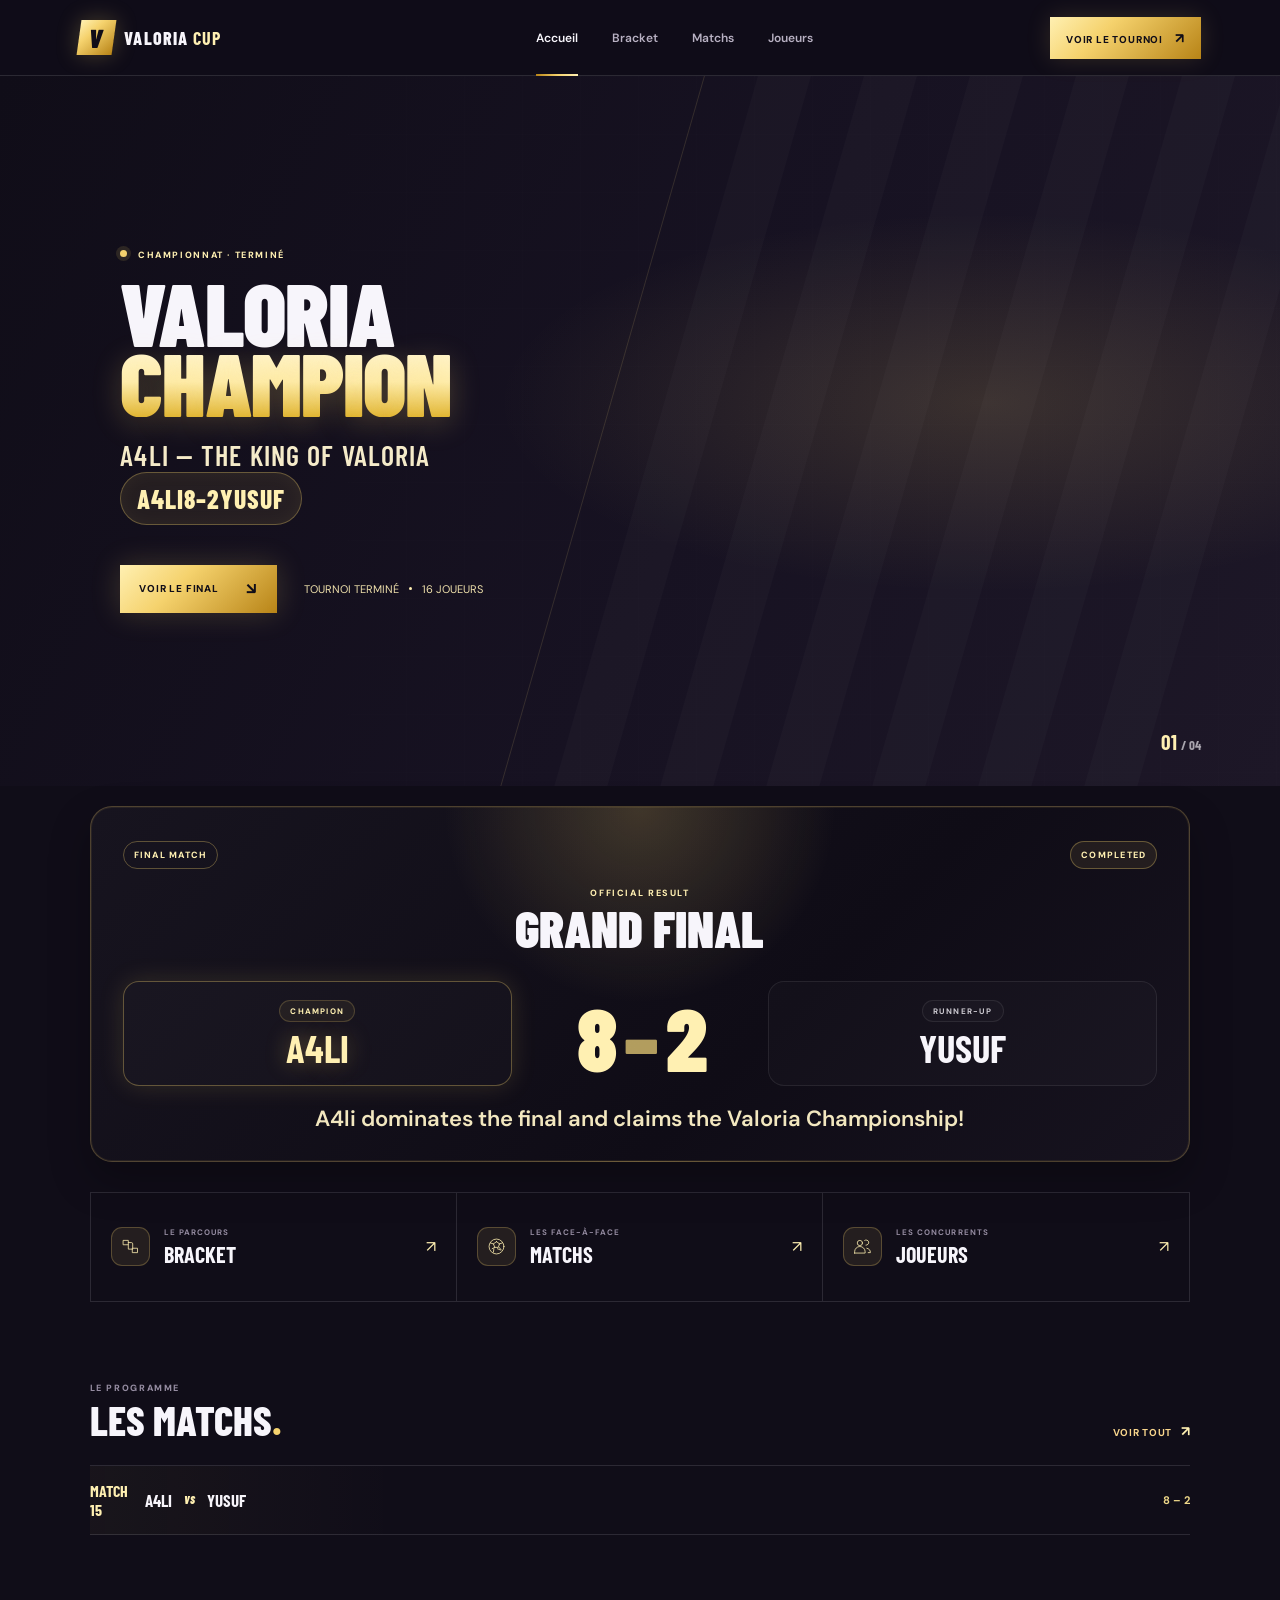
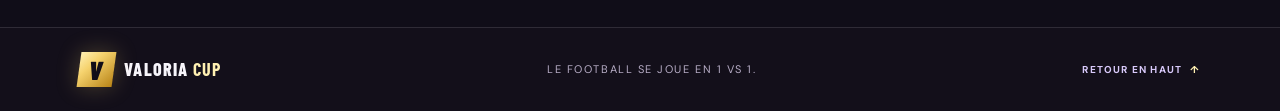
<file: index.html>
<!doctype html>
<html lang="fr">
<head>
  <meta charset="utf-8">
  <meta name="viewport" content="width=device-width, initial-scale=1">
  <meta name="theme-color" content="#100d18">
  <meta name="description" content="VALORIA CUP — tournoi de football en face-à-face.">
  <title>VALORIA CUP — Tournoi de football</title>
  <link rel="preconnect" href="https://fonts.googleapis.com">
  <link rel="preconnect" href="https://fonts.gstatic.com" crossorigin>
  <link href="https://fonts.googleapis.com/css2?family=Barlow+Condensed:wght@500;600;700;800;900&family=DM+Sans:wght@400;500;600;700;800&display=swap" rel="stylesheet">
  <link rel="stylesheet" href="style.css">
  <script src="config.js"></script>
</head>
<body id="top">
  <header class="site-header">
    <a class="brand" href="index.html" aria-label="VALORIA CUP, accueil"><span class="brand-mark">V</span><span class="brand-name">VALORIA <b>CUP</b></span></a>
    <button class="menu-toggle" type="button" aria-expanded="false" aria-controls="main-nav" aria-label="Ouvrir le menu"><span></span><span></span></button>
    <nav class="main-nav" id="main-nav" aria-label="Navigation principale">
      <a class="nav-link active" href="index.html" aria-current="page">Accueil</a>
      <a class="nav-link" href="bracket.html">Bracket</a>
      <a class="nav-link" href="matchs.html">Matchs</a>
      <a class="nav-link" href="joueurs.html">Joueurs</a>
    </nav>
    <a class="header-cta" href="bracket.html">Voir le tournoi <span aria-hidden="true">↗</span></a>
  </header>

  <main>
    <section class="hero hero-champion">
      <div class="hero-grid" aria-hidden="true"></div>
      <div class="hero-copy">
        <p class="eyebrow"><span class="live-dot"></span> CHAMPIONNAT · TERMINÉ</p>
        <h1>VALORIA <span>CHAMPION</span></h1>
        <p class="hero-subtitle"><span data-champion-name>A4li</span> — THE KING OF VALORIA</p>
        <div class="hero-final-score"><span data-final-player="1">A4li</span> <span data-final-score="1">8</span>–<span data-final-score="2">2</span> <span data-final-player="2">Yusuf</span></div>
        <div class="hero-bottom">
          <a class="button button-primary" href="bracket.html">Voir le final <span aria-hidden="true">↘</span></a>
          <p class="hero-note">TOURNOI TERMINÉ <span></span> 16 JOUEURS</p>
        </div>
      </div>
      <span class="hero-index">01 <span>/ 04</span></span>
    </section>

    <section class="section-wrap grand-final" aria-labelledby="grand-final-title">
      <div class="final-topline">
        <span class="final-pill">FINAL MATCH</span>
        <span class="final-status">COMPLETED</span>
      </div>
      <div class="final-header">
        <div>
          <p class="eyebrow final-eyebrow">OFFICIAL RESULT</p>
          <h2 id="grand-final-title">GRAND FINAL</h2>
        </div>
      </div>
      <div class="final-scoreboard" aria-label="Résultat officiel de la finale">
        <div class="final-side final-side-winner">
          <span class="final-badge">CHAMPION</span>
          <strong data-champion-name>A4li</strong>
        </div>
        <div class="final-score" aria-live="polite"><span data-final-score="1">8</span><span>–</span><span data-final-score="2">2</span></div>
        <div class="final-side final-side-runner">
          <span class="final-badge final-badge-runner">RUNNER-UP</span>
          <strong>Yusuf</strong>
        </div>
      </div>
      <p class="final-message">A4li dominates the final and claims the Valoria Championship!</p>
      <div class="confetti-layer" aria-hidden="true"></div>
    </section>

    <section class="section-wrap quick-links" aria-label="Explorer le tournoi">
      <a class="quick-link" href="bracket.html"><span class="quick-icon" aria-hidden="true"><svg class="line-icon" viewBox="0 0 48 48" fill="none" stroke="currentColor" stroke-width="1.8" stroke-linecap="round" stroke-linejoin="round"><path d="M8 10h11v10H8zM29 28h11v10H29zM19 15h7a3 3 0 0 1 3 3v10m-10-8v10h10"></path></svg></span><span><small>LE PARCOURS</small><strong>Bracket</strong></span><span class="quick-arrow" aria-hidden="true">↗</span></a>
      <a class="quick-link" href="matchs.html"><span class="quick-icon" aria-hidden="true"><svg class="line-icon" viewBox="0 0 48 48" fill="none" stroke="currentColor" stroke-width="1.8" stroke-linecap="round" stroke-linejoin="round"><circle cx="24" cy="24" r="17"></circle><path d="m24 13 7 5-3 8h-8l-3-8 7-5Zm-7 5-7-2m4 13 6-3m10-8 7-2m-7 10 5 6m-17-3-1 8m9-8 7 3"></path></svg></span><span><small>LES FACE-À-FACE</small><strong>Matchs</strong></span><span class="quick-arrow" aria-hidden="true">↗</span></a>
      <a class="quick-link" href="joueurs.html"><span class="quick-icon" aria-hidden="true"><svg class="line-icon" viewBox="0 0 48 48" fill="none" stroke="currentColor" stroke-width="1.8" stroke-linecap="round" stroke-linejoin="round"><circle cx="18" cy="16" r="6"></circle><path d="M6 39v-3a12 12 0 0 1 24 0v3H6Zm26-18a6 6 0 1 0-3-11m5 18a10 10 0 0 1 8 10h-5"></path></svg></span><span><small>LES CONCURRENTS</small><strong>Joueurs</strong></span><span class="quick-arrow" aria-hidden="true">↗</span></a>
    </section>

    <section class="section-wrap home-matches">
      <div class="section-heading">
        <div><p class="eyebrow">LE PROGRAMME</p><h2>Les matchs<span class="heading-period">.</span></h2></div>
        <a class="text-link" href="matchs.html">Voir tout <span aria-hidden="true">↗</span></a>
      </div>
      <div class="match-list" id="home-matches"></div>
    </section>
  </main>

  <footer class="site-footer">
    <a class="brand footer-brand" href="index.html"><span class="brand-mark">V</span><span class="brand-name">VALORIA <b>CUP</b></span></a>
    <p>LE FOOTBALL SE JOUE EN 1 VS 1.</p>
    <a href="#top" class="back-top">RETOUR EN HAUT <span aria-hidden="true">↑</span></a>
  </footer>

  <script>
    const escapeHTML = (value) => String(value).replace(/[&<>"']/g, (character) => ({
      "&": "&amp;", "<": "&lt;", ">": "&gt;", '"': "&quot;", "'": "&#39;"
    })[character]);
    document.querySelectorAll("[data-tournament-name]").forEach((element) => {
      element.textContent = tournament.name;
    });
    document.querySelectorAll("[data-champion-name]").forEach((element) => {
      element.textContent = tournament.champion;
    });
    document.querySelectorAll("[data-final-player]").forEach((element) => {
      element.textContent = tournament.finalScore[`player${element.dataset.finalPlayer}`];
    });
    document.querySelectorAll("[data-final-score]").forEach((element) => {
      element.textContent = tournament.finalScore[`score${element.dataset.finalScore}`];
    });
    document.querySelector(".final-side-runner strong").textContent = tournament.runnerUp;
    const currentRound = (tournament.rounds && tournament.rounds[tournament.currentRoundIndex]) || tournament.rounds[tournament.rounds.length - 1];
    const currentMatches = (currentRound && currentRound.matches ? currentRound.matches : []).filter((match) => match.player1 || match.player2);
    document.querySelector("#home-matches").innerHTML = currentMatches.map((match) => {
      const hasScore = typeof match.score1 === "number" && typeof match.score2 === "number";
      return `
        <a class="match-row ${hasScore ? "match-row-result" : ""}" href="matchs.html">
          <span class="match-row-id">${escapeHTML(match.label || "MATCH")}</span>
          <div class="match-row-contest"><strong>${escapeHTML(match.player1 || "À déterminer")}</strong><span class="match-row-divider">VS</span><strong>${escapeHTML(match.player2 || "À déterminer")}</strong></div>
          ${hasScore ? `<time class="match-row-time">${match.score1} – ${match.score2}</time>` : `<time class="match-row-time">${escapeHTML(match.time || "À définir")}</time>`}
        </a>
      `;
    }).join("");
    const confettiLayer = document.querySelector(".confetti-layer");
    if (confettiLayer && !window.matchMedia("(prefers-reduced-motion: reduce)").matches) {
      const fragment = document.createDocumentFragment();
      Array.from({ length: 28 }).forEach((_, index) => {
        const piece = document.createElement("span");
        piece.className = "confetti-piece";
        piece.style.setProperty("--x", `${Math.random() * 100}%`);
        piece.style.setProperty("--delay", `${index * 0.12}s`);
        piece.style.setProperty("--duration", `${4 + Math.random() * 2.2}s`);
        piece.style.setProperty("--drift", `${-18 + Math.random() * 36}px`);
        piece.style.setProperty("--hue", `${42 + Math.random() * 16}`);
        fragment.appendChild(piece);
      });
      confettiLayer.appendChild(fragment);

      const finalSection = confettiLayer.closest(".grand-final");
      if ("IntersectionObserver" in window && finalSection) {
        const observer = new IntersectionObserver((entries) => {
          if (entries.some((entry) => entry.isIntersecting)) {
            finalSection.classList.add("is-celebrating");
            observer.disconnect();
          }
        }, { threshold: 0.25 });
        observer.observe(finalSection);
      } else if (finalSection) {
        finalSection.classList.add("is-celebrating");
      }
    }
    const toggle = document.querySelector(".menu-toggle");
    const navigation = document.querySelector("#main-nav");
    toggle.addEventListener("click", () => {
      const expanded = toggle.getAttribute("aria-expanded") === "true";
      toggle.setAttribute("aria-expanded", String(!expanded));
      toggle.setAttribute("aria-label", expanded ? "Ouvrir le menu" : "Fermer le menu");
      navigation.classList.toggle("is-open", !expanded);
    });
  </script>
</body>
</html>
</file>
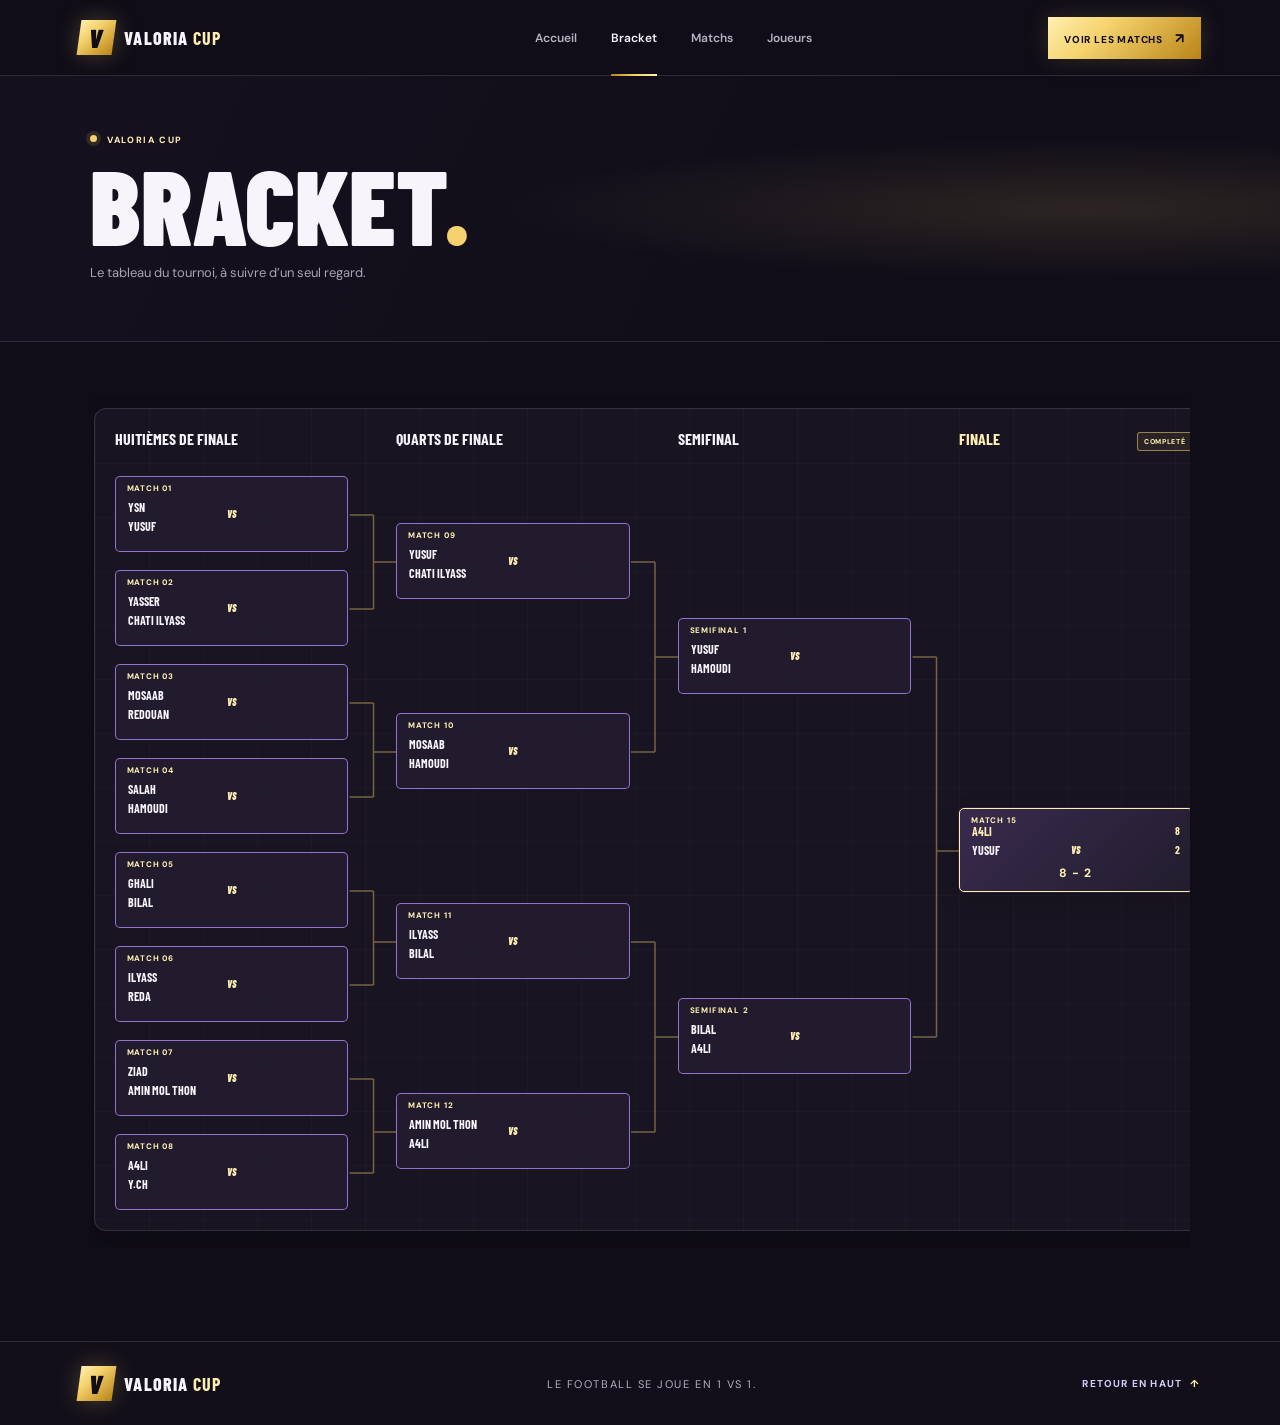
<file: bracket.html>
<!doctype html>
<html lang="fr">
<head>
  <meta charset="utf-8">
  <meta name="viewport" content="width=device-width, initial-scale=1">
  <meta name="theme-color" content="#100d18">
  <meta name="description" content="Bracket du tournoi de football VALORIA CUP.">
  <title>Bracket — VALORIA CUP</title>
  <link rel="preconnect" href="https://fonts.googleapis.com">
  <link rel="preconnect" href="https://fonts.gstatic.com" crossorigin>
  <link href="https://fonts.googleapis.com/css2?family=Barlow+Condensed:wght@500;600;700;800;900&family=DM+Sans:wght@400;500;600;700;800&display=swap" rel="stylesheet">
  <link rel="stylesheet" href="style.css">
  <script src="config.js"></script>
</head>
<body id="top">
  <header class="site-header">
    <a class="brand" href="index.html" aria-label="VALORIA CUP, accueil"><span class="brand-mark">V</span><span class="brand-name">VALORIA <b>CUP</b></span></a>
    <button class="menu-toggle" type="button" aria-expanded="false" aria-controls="main-nav" aria-label="Ouvrir le menu"><span></span><span></span></button>
    <nav class="main-nav" id="main-nav" aria-label="Navigation principale">
      <a class="nav-link" href="index.html">Accueil</a><a class="nav-link active" href="bracket.html" aria-current="page">Bracket</a><a class="nav-link" href="matchs.html">Matchs</a><a class="nav-link" href="joueurs.html">Joueurs</a>
    </nav>
    <a class="header-cta" href="matchs.html">Voir les matchs <span aria-hidden="true">↗</span></a>
  </header>
  <main>
    <section class="page-hero">
      <div class="section-wrap page-hero-inner">
        <p class="eyebrow"><span class="live-dot"></span> <span data-tournament-name>VALORIA CUP</span></p>
        <h1>Bracket<span class="heading-period">.</span></h1>
        <p class="page-subtitle">Le tableau du tournoi, à suivre d’un seul regard.</p>
      </div>
    </section>
    <section class="section-wrap bracket-page-content" aria-label="Bracket de la VALORIA CUP">
      <div class="bracket-board-scroll" tabindex="0" aria-label="Tableau du tournoi, défilement horizontal possible">
        <div class="bracket-board" id="bracket-board">
          <svg class="bracket-connectors" aria-hidden="true" focusable="false"></svg>
        </div>
      </div>
    </section>
  </main>
  <footer class="site-footer">
    <a class="brand footer-brand" href="index.html"><span class="brand-mark">V</span><span class="brand-name">VALORIA <b>CUP</b></span></a>
    <p>LE FOOTBALL SE JOUE EN 1 VS 1.</p><a href="#top" class="back-top">RETOUR EN HAUT <span aria-hidden="true">↑</span></a>
  </footer>
  <script>
    document.querySelectorAll("[data-tournament-name]").forEach((element) => {
      element.textContent = tournament.name;
    });
    const escapeHTML = (value) => String(value).replace(/[&<>"']/g, (character) => ({
      "&": "&amp;", "<": "&lt;", ">": "&gt;", '"': "&quot;", "'": "&#39;"
    })[character]);
    const rounds = tournament.rounds && tournament.rounds.length ? tournament.rounds : [
      {
        title: "Huitièmes de finale",
        matches: tournament.matches.map((match, index) => ({
          label: `MATCH ${String(index + 1).padStart(2, "0")}`,
          player1: match.player1,
          player2: match.player2
        }))
      },
      {
        title: "Quarts de finale",
        matches: Array.from({ length: 4 }, (_, index) => ({
          label: `MATCH ${String(index + 9).padStart(2, "0")}`
        }))
      },
      {
        title: "Demi-finales",
        matches: Array.from({ length: 2 }, (_, index) => ({
          label: `MATCH ${String(index + 13).padStart(2, "0")}`
        }))
      },
      {
        title: "Finale",
        matches: [{ label: "MATCH 15" }]
      }
    ];
    const board = document.querySelector("#bracket-board");
    const connectors = board.querySelector(".bracket-connectors");
    board.insertAdjacentHTML("beforeend", rounds.map((round, roundIndex) => {
      const isCurrentRound = roundIndex === tournament.currentRoundIndex;
      const isFinalRound = roundIndex === rounds.length - 1;
      const statusText = isCurrentRound || isFinalRound ? "COMPLETÉ" : "";
      return `
        <section class="bracket-round bracket-round-${roundIndex + 1}${isCurrentRound ? " bracket-round-current" : ""}${isFinalRound ? " bracket-round-final" : ""}" aria-label="${escapeHTML(round.title)}"${isCurrentRound ? ' aria-current="step"' : ""}>
          <h2>${escapeHTML(round.title)}${statusText ? `<span class="round-status">${escapeHTML(statusText)}</span>` : ""}</h2>
          <div class="bracket-round-matches">
            ${round.matches.map((match) => {
              const hasScore = typeof match.score1 === "number" && typeof match.score2 === "number";
              const player1 = match.player1 ? escapeHTML(match.player1) : "À déterminer";
              const player2 = match.player2 ? escapeHTML(match.player2) : "À déterminer";
              return `
                <article class="bracket-match${isFinalRound ? " champion-final" : ""}${match.winner === tournament.champion ? " champion-match" : match.winner === tournament.runnerUp ? " runner-up-match" : ""}">
                  <span class="bracket-match-id">${escapeHTML(match.label)}</span>
                  <div class="bracket-team${match.winner === match.player1 ? " is-winner" : ""}"><span>${player1}</span>${hasScore ? `<strong>${match.score1}</strong>` : ""}</div>
                  <span class="bracket-versus">VS</span>
                  <div class="bracket-team${match.winner === match.player2 ? " is-winner" : ""}"><span>${player2}</span>${hasScore ? `<strong>${match.score2}</strong>` : ""}</div>
                  ${hasScore ? `<div class="bracket-score">${match.score1} - ${match.score2}</div>` : ""}
                </article>
              `;
            }).join("")}
          </div>
        </section>
      `;
    }).join(""));
    function drawBracketConnectors() {
      const boardBounds = board.getBoundingClientRect();
      connectors.setAttribute("viewBox", `0 0 ${board.scrollWidth} ${board.scrollHeight}`);
      connectors.setAttribute("width", board.scrollWidth);
      connectors.setAttribute("height", board.scrollHeight);
      connectors.replaceChildren();

      rounds.slice(0, -1).forEach((round, roundIndex) => {
        const sourceMatches = board.querySelectorAll(`.bracket-round-${roundIndex + 1} .bracket-match`);
        const targetMatches = board.querySelectorAll(`.bracket-round-${roundIndex + 2} .bracket-match`);

        targetMatches.forEach((targetMatch, index) => {
          const first = sourceMatches[index * 2].getBoundingClientRect();
          const second = sourceMatches[index * 2 + 1].getBoundingClientRect();
          const target = targetMatch.getBoundingClientRect();
          const x1 = first.right - boardBounds.left + board.scrollLeft;
          const x2 = second.right - boardBounds.left + board.scrollLeft;
          const y1 = first.top + first.height / 2 - boardBounds.top + board.scrollTop;
          const y2 = second.top + second.height / 2 - boardBounds.top + board.scrollTop;
          const targetX = target.left - boardBounds.left + board.scrollLeft;
          const targetY = target.top + target.height / 2 - boardBounds.top + board.scrollTop;
          const middleX = (x1 + targetX) / 2;
          const connector = document.createElementNS("http://www.w3.org/2000/svg", "path");
          connector.setAttribute("d", `M ${x1} ${y1} H ${middleX} M ${x2} ${y2} H ${middleX} M ${middleX} ${y1} V ${y2} M ${middleX} ${targetY} H ${targetX}`);
          connector.setAttribute("class", "bracket-connector");
          connectors.append(connector);
        });
      });
    }
    drawBracketConnectors();
    window.addEventListener("resize", drawBracketConnectors);
    if ("ResizeObserver" in window) {
      new ResizeObserver(drawBracketConnectors).observe(board);
    }
    const toggle = document.querySelector(".menu-toggle");
    const navigation = document.querySelector("#main-nav");
    toggle.addEventListener("click", () => {
      const expanded = toggle.getAttribute("aria-expanded") === "true";
      toggle.setAttribute("aria-expanded", String(!expanded));
      toggle.setAttribute("aria-label", expanded ? "Ouvrir le menu" : "Fermer le menu");
      navigation.classList.toggle("is-open", !expanded);
    });
  </script>
</body>
</html>
</file>
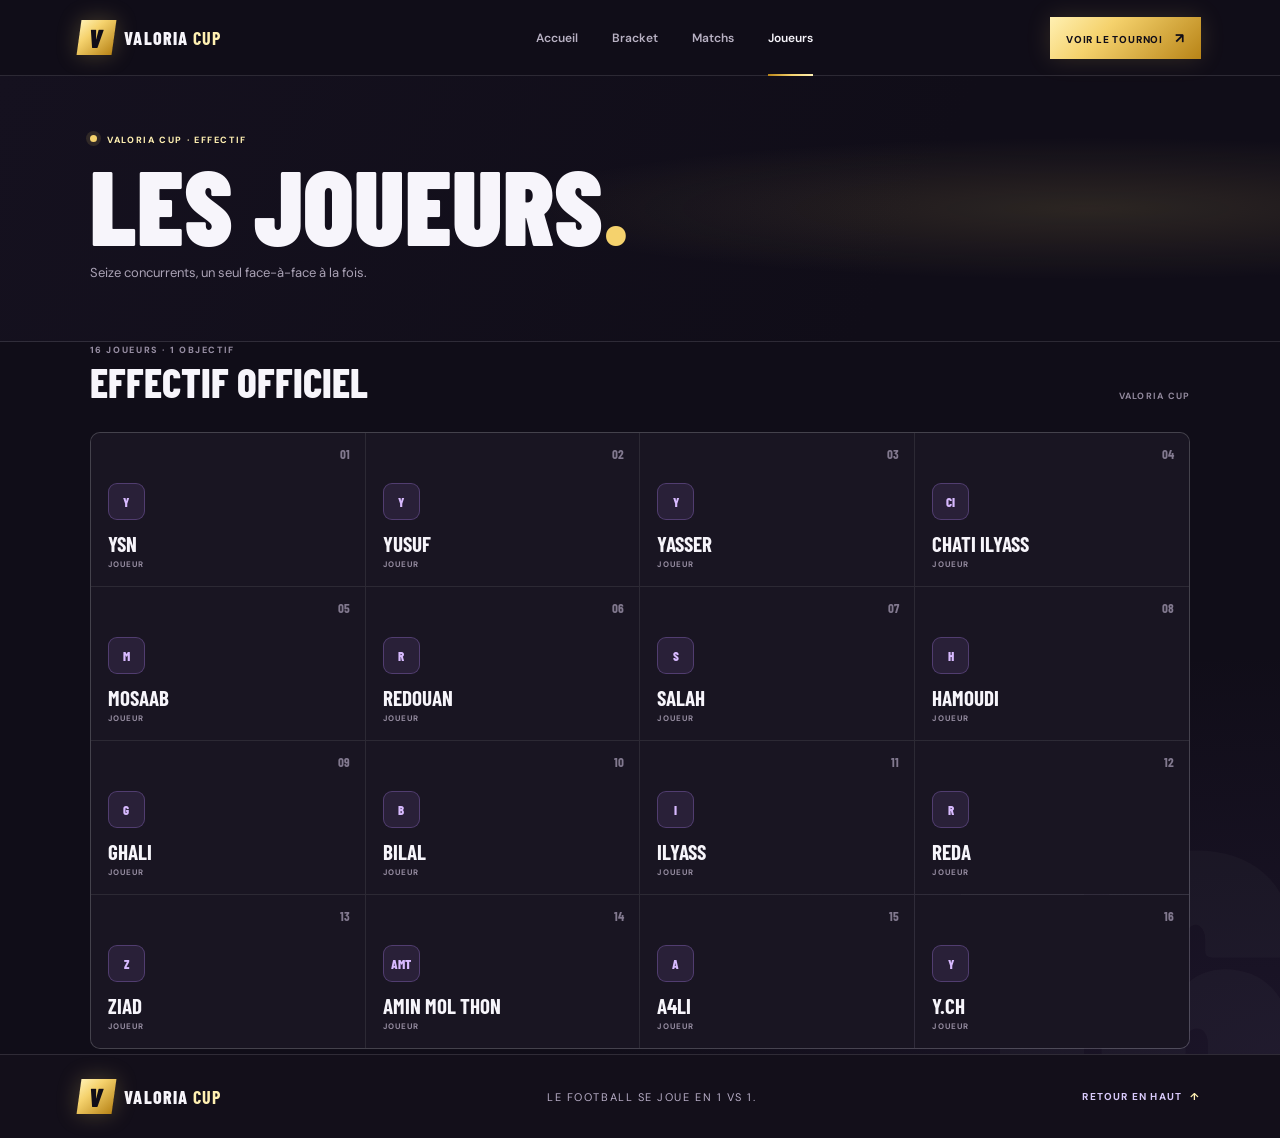
<file: joueurs.html>
<!doctype html>
<html lang="fr">
<head>
  <meta charset="utf-8">
  <meta name="viewport" content="width=device-width, initial-scale=1">
  <meta name="theme-color" content="#100d18">
  <meta name="description" content="Découvrez les seize joueurs de la VALORIA CUP.">
  <title>Joueurs — VALORIA CUP</title>
  <link rel="preconnect" href="https://fonts.googleapis.com">
  <link rel="preconnect" href="https://fonts.gstatic.com" crossorigin>
  <link href="https://fonts.googleapis.com/css2?family=Barlow+Condensed:wght@500;600;700;800;900&family=DM+Sans:wght@400;500;600;700;800&display=swap" rel="stylesheet">
  <link rel="stylesheet" href="style.css">
  <script src="config.js"></script>
</head>
<body id="top">
  <header class="site-header">
    <a class="brand" href="index.html" aria-label="VALORIA CUP, accueil"><span class="brand-mark">V</span><span class="brand-name">VALORIA <b>CUP</b></span></a>
    <button class="menu-toggle" type="button" aria-expanded="false" aria-controls="main-nav" aria-label="Ouvrir le menu"><span></span><span></span></button>
    <nav class="main-nav" id="main-nav" aria-label="Navigation principale">
      <a class="nav-link" href="index.html">Accueil</a><a class="nav-link" href="bracket.html">Bracket</a><a class="nav-link" href="matchs.html">Matchs</a><a class="nav-link active" href="joueurs.html" aria-current="page">Joueurs</a>
    </nav>
    <a class="header-cta" href="bracket.html">Voir le tournoi <span aria-hidden="true">↗</span></a>
  </header>
  <main>
    <section class="page-hero">
      <div class="section-wrap page-hero-inner">
        <p class="eyebrow"><span class="live-dot"></span> VALORIA CUP · EFFECTIF</p>
        <h1>Les joueurs<span class="heading-period">.</span></h1>
        <p class="page-subtitle">Seize concurrents, un seul face-à-face à la fois.</p>
      </div>
    </section>
    <section class="players-section page-content" aria-labelledby="players-title">
      <div class="section-wrap">
        <div class="section-heading section-heading-light">
          <div><p class="eyebrow">16 JOUEURS · 1 OBJECTIF</p><h2 id="players-title">Effectif officiel</h2></div>
          <span class="section-number">VALORIA CUP</span>
        </div>
        <div class="players-grid" id="players-grid" aria-label="Liste des joueurs"></div>
      </div>
    </section>
  </main>
  <footer class="site-footer">
    <a class="brand footer-brand" href="index.html"><span class="brand-mark">V</span><span class="brand-name">VALORIA <b>CUP</b></span></a>
    <p>LE FOOTBALL SE JOUE EN 1 VS 1.</p><a href="#top" class="back-top">RETOUR EN HAUT <span aria-hidden="true">↑</span></a>
  </footer>
  <script>
    const escapeHTML = (value) => String(value).replace(/[&<>"']/g, (character) => ({
      "&": "&amp;", "<": "&lt;", ">": "&gt;", '"': "&quot;", "'": "&#39;"
    })[character]);
    document.querySelector("#players-grid").innerHTML = tournament.players.map((player, index) => `
      <article class="player-card">
        <span class="player-card-number">${String(index + 1).padStart(2, "0")}</span>
        <span class="player-avatar" aria-hidden="true">${escapeHTML(player.trim().split(/\s+/).map((part) => part[0]).join("").slice(0, 3).toUpperCase())}</span>
        <span class="player-card-name">${escapeHTML(player)}</span>
        <span class="player-card-tag">JOUEUR</span>
      </article>
    `).join("");
    const toggle = document.querySelector(".menu-toggle");
    const navigation = document.querySelector("#main-nav");
    toggle.addEventListener("click", () => {
      const expanded = toggle.getAttribute("aria-expanded") === "true";
      toggle.setAttribute("aria-expanded", String(!expanded));
      toggle.setAttribute("aria-label", expanded ? "Ouvrir le menu" : "Fermer le menu");
      navigation.classList.toggle("is-open", !expanded);
    });
  </script>
</body>
</html>
</file>
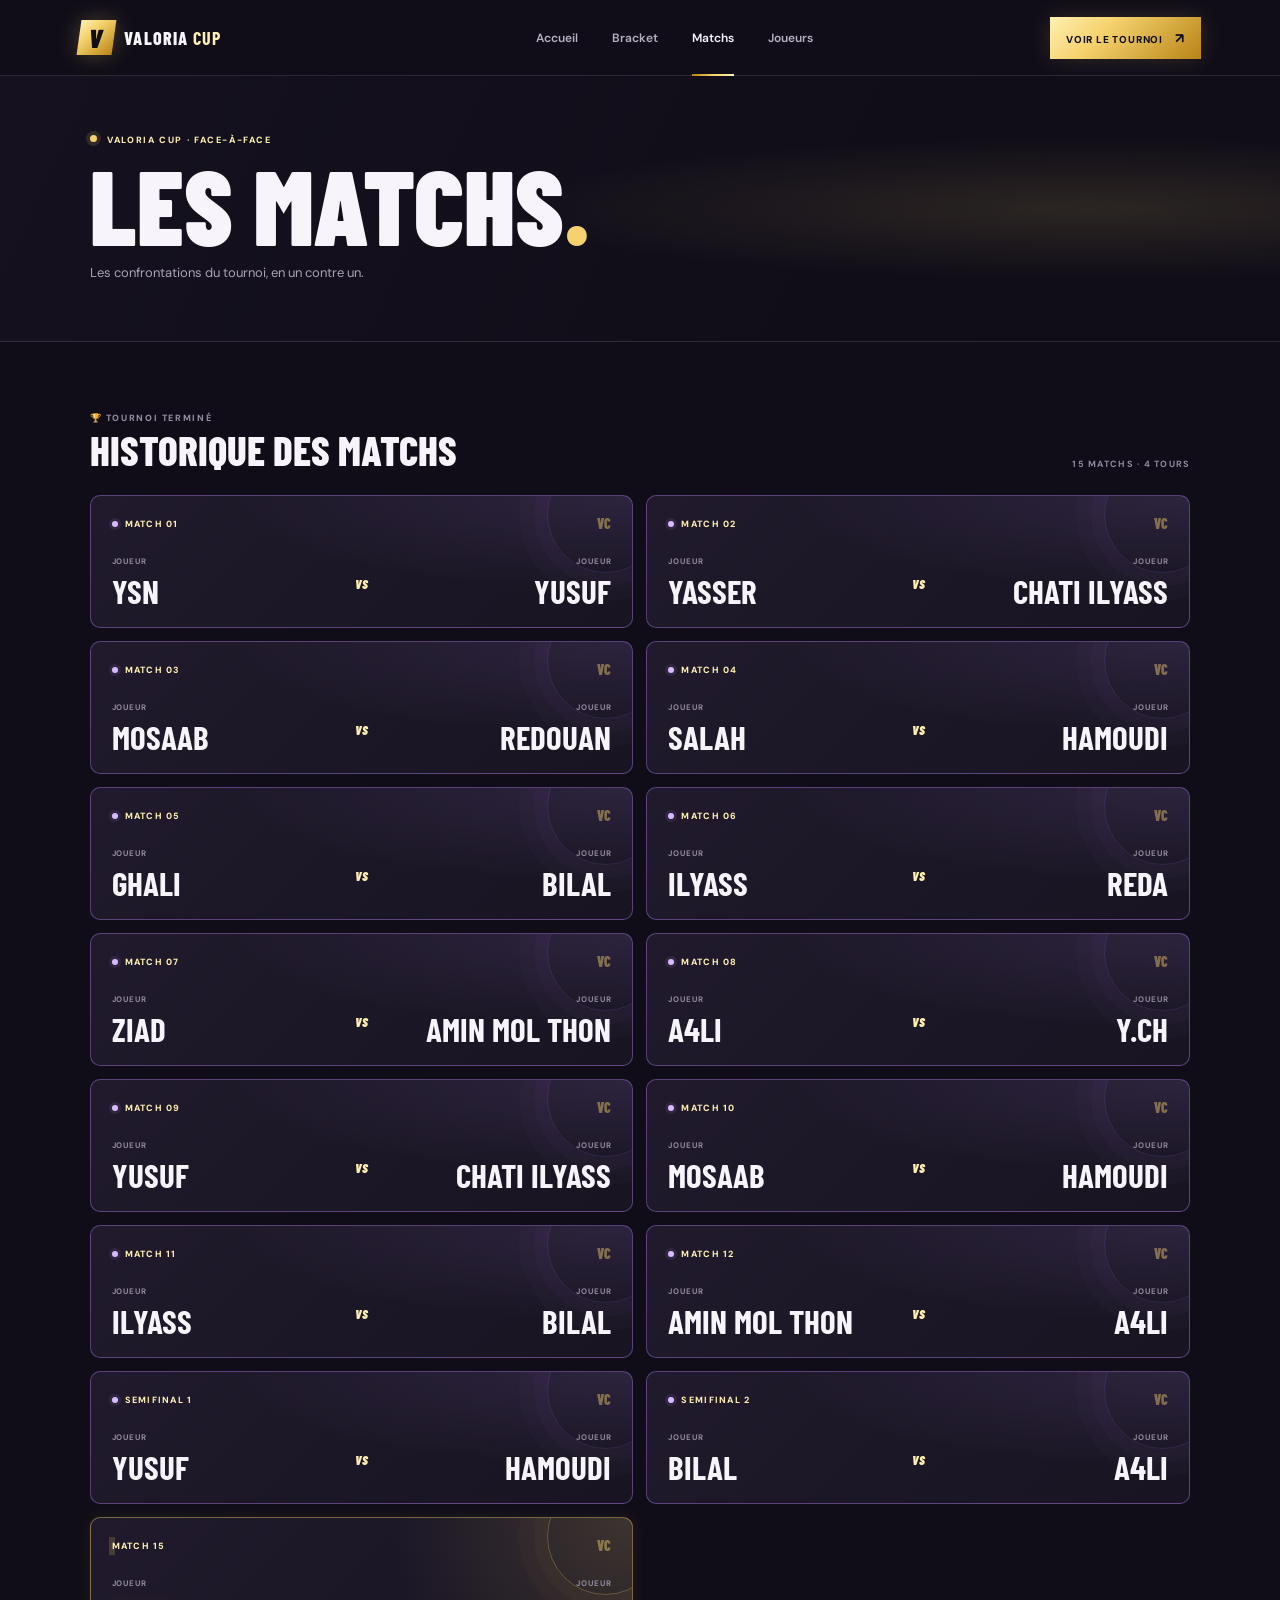
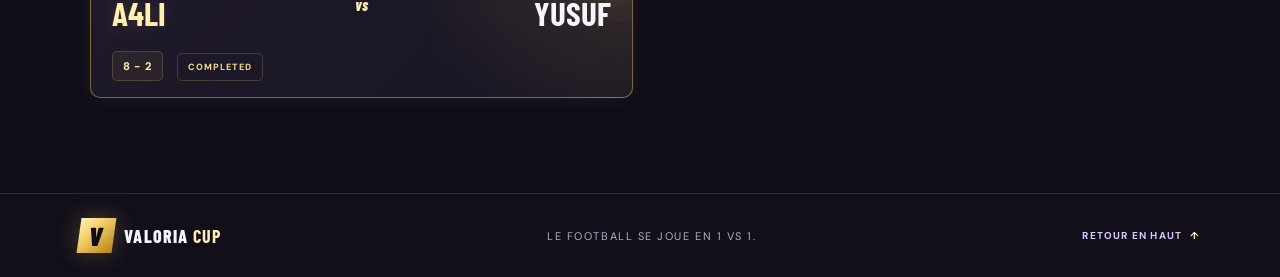
<file: matchs.html>
<!doctype html>
<html lang="fr">
<head>
  <meta charset="utf-8">
  <meta name="viewport" content="width=device-width, initial-scale=1">
  <meta name="theme-color" content="#100d18">
  <meta name="description" content="Retrouvez les matchs en un contre un de la VALORIA CUP.">
  <title>Matchs — VALORIA CUP</title>
  <link rel="preconnect" href="https://fonts.googleapis.com">
  <link rel="preconnect" href="https://fonts.gstatic.com" crossorigin>
  <link href="https://fonts.googleapis.com/css2?family=Barlow+Condensed:wght@500;600;700;800;900&family=DM+Sans:wght@400;500;600;700;800&display=swap" rel="stylesheet">
  <link rel="stylesheet" href="style.css">
  <script src="config.js"></script>
</head>
<body id="top">
  <header class="site-header">
    <a class="brand" href="index.html" aria-label="VALORIA CUP, accueil"><span class="brand-mark">V</span><span class="brand-name">VALORIA <b>CUP</b></span></a>
    <button class="menu-toggle" type="button" aria-expanded="false" aria-controls="main-nav" aria-label="Ouvrir le menu"><span></span><span></span></button>
    <nav class="main-nav" id="main-nav" aria-label="Navigation principale">
      <a class="nav-link" href="index.html">Accueil</a><a class="nav-link" href="bracket.html">Bracket</a><a class="nav-link active" href="matchs.html" aria-current="page">Matchs</a><a class="nav-link" href="joueurs.html">Joueurs</a>
    </nav>
    <a class="header-cta" href="bracket.html">Voir le tournoi <span aria-hidden="true">↗</span></a>
  </header>
  <main>
    <section class="page-hero">
      <div class="section-wrap page-hero-inner">
        <p class="eyebrow"><span class="live-dot"></span> VALORIA CUP · FACE-À-FACE</p>
        <h1>Les matchs<span class="heading-period">.</span></h1>
        <p class="page-subtitle">Les confrontations du tournoi, en un contre un.</p>
      </div>
    </section>
    <section class="section-wrap page-content" aria-labelledby="matches-title">
      <div class="section-heading">
        <div>
          <p class="eyebrow" id="matches-round-title">🏆 TOURNOI TERMINÉ</p>
          <h2 id="matches-title">Historique des matchs</h2>
        </div>
        <span class="section-number">15 MATCHS · 4 TOURS</span>
      </div>
      <div class="matches-grid" id="matches-grid"></div>
    </section>
  </main>
  <footer class="site-footer">
    <a class="brand footer-brand" href="index.html"><span class="brand-mark">V</span><span class="brand-name">VALORIA <b>CUP</b></span></a>
    <p>LE FOOTBALL SE JOUE EN 1 VS 1.</p><a href="#top" class="back-top">RETOUR EN HAUT <span aria-hidden="true">↑</span></a>
  </footer>
  <script>
    const escapeHTML = (value) => String(value).replace(/[&<>"']/g, (character) => ({
      "&": "&amp;", "<": "&lt;", ">": "&gt;", '"': "&quot;", "'": "&#39;"
    })[character]);
    const listedMatches = (tournament.rounds || []).flatMap((round) => round.matches || []).filter((match) => match.player1 || match.player2).map((match) => ({
      label: match.label,
      player1: match.player1 || "À déterminer",
      player2: match.player2 || "À déterminer",
      score1: match.score1,
      score2: match.score2,
      winner: match.winner,
      status: match.status
    }));
    document.querySelector("#matches-grid").innerHTML = listedMatches.map((match) => {
      const hasScore = typeof match.score1 === "number" && typeof match.score2 === "number";
      return `
        <article class="match-card ${hasScore ? "champion-match-card" : "semifinal-match-card"}">
          <div class="match-card-heading"><span class="match-card-label">${escapeHTML(match.label)}</span><span class="match-card-mark" aria-hidden="true">VC</span></div>
          <div class="match-card-contest">
            <div class="match-card-player${match.winner === match.player1 ? " is-winner" : ""}"><span>JOUEUR</span><strong>${escapeHTML(match.player1)}</strong></div>
            <span class="match-card-versus">VS</span>
            <div class="match-card-player${match.winner === match.player2 ? " is-winner" : ""}"><span>JOUEUR</span><strong>${escapeHTML(match.player2)}</strong></div>
          </div>
          ${hasScore ? `<span class="match-card-result">${match.score1} - ${match.score2}</span>` : ""}
          ${match.status ? `<span class="match-card-status">${escapeHTML(match.status)}</span>` : ""}
        </article>
      `;
    }).join("");
    const toggle = document.querySelector(".menu-toggle");
    const navigation = document.querySelector("#main-nav");
    toggle.addEventListener("click", () => {
      const expanded = toggle.getAttribute("aria-expanded") === "true";
      toggle.setAttribute("aria-expanded", String(!expanded));
      toggle.setAttribute("aria-label", expanded ? "Ouvrir le menu" : "Fermer le menu");
      navigation.classList.toggle("is-open", !expanded);
    });
  </script>
</body>
</html>
</file>
<file: style.css>
:root {
  color-scheme: dark;
  --ink: #100d18;
  --ink-soft: #191422;
  --surface: #201a2c;
  --paper: #f7f5fb;
  --muted: #a49caf;
  --line: rgba(247, 245, 251, .12);
  --purple: #b78aff;
  --purple-bright: #d8baff;
  --purple-dark: #7651b6;
  --gold: #f5d26d;
  --gold-bright: #fff0b2;
  --gold-soft: rgba(245, 210, 109, .14);
  --gold-deep: #b88417;
  --heading-font: "Barlow Condensed", Impact, "Arial Narrow", sans-serif;
  --body-font: "DM Sans", "Segoe UI", sans-serif;
}

* { box-sizing: border-box; }
html { scroll-behavior: smooth; scroll-padding-top: 82px; }
body { margin: 0; background: var(--ink); color: var(--paper); font-family: var(--body-font); -webkit-font-smoothing: antialiased; }
a { color: inherit; text-decoration: none; }
button { color: inherit; font: inherit; }
::selection { color: var(--ink); background: var(--gold-bright); }

.site-header { height: 76px; padding: 0 6.2vw; display: flex; align-items: center; justify-content: space-between; border-bottom: 1px solid var(--line); background: rgba(16, 13, 24, .96); position: relative; z-index: 10; }
.brand { display: inline-flex; align-items: center; gap: 10px; min-width: 220px; }
.brand-mark { width: 35px; height: 35px; display: grid; place-items: center; background: linear-gradient(135deg, var(--gold-bright), var(--gold) 35%, var(--gold-deep)); color: var(--ink); font-family: var(--heading-font); font-size: 26px; font-weight: 900; transform: skew(-8deg); box-shadow: 0 0 22px rgba(245, 210, 109, .25); }
.brand-name { font-family: var(--heading-font); font-weight: 800; font-size: 18px; letter-spacing: .06em; }
.brand-name b { color: var(--gold-bright); }
.main-nav { height: 100%; display: flex; align-items: center; gap: 34px; }
.nav-link { position: relative; color: #b8b1c3; font-size: 12px; font-weight: 600; transition: color .2s ease; }
.nav-link:hover, .nav-link.active { color: var(--paper); }
.nav-link.active::after { content: ""; position: absolute; right: 0; bottom: -30px; left: 0; height: 2px; background: linear-gradient(90deg, var(--gold-deep), var(--gold) 52%, var(--gold-bright)); }
.header-cta { padding: 12px 16px; background: linear-gradient(135deg, var(--gold-bright), var(--gold) 35%, var(--gold-deep)); color: var(--ink); font-size: 10px; font-weight: 800; letter-spacing: .08em; text-transform: uppercase; transition: transform .2s ease, filter .2s ease; box-shadow: 0 0 24px rgba(245, 210, 109, .15); }
.header-cta span { margin-left: 9px; font-size: 14px; }
.header-cta:hover, .button-primary:hover { filter: brightness(1.04); transform: translateY(-2px); }
.menu-toggle { display: none; }

.hero { min-height: 570px; height: min(710px, calc(100svh - 76px)); max-height: 800px; overflow: hidden; position: relative; display: flex; align-items: center; padding: 65px 9.4vw; background: radial-gradient(ellipse at 77% 46%, rgba(245, 210, 109, .15), transparent 35%), linear-gradient(116deg, #100d18 0%, #171222 55%, #1d1727 100%); }
.hero::before { content: ""; position: absolute; inset: 0; pointer-events: none; opacity: .2; background-image: linear-gradient(rgba(255,255,255,.035) 1px, transparent 1px), linear-gradient(90deg, rgba(255,255,255,.035) 1px, transparent 1px); background-size: 58px 58px; mask-image: linear-gradient(90deg, transparent, #000 45%, #000); }
.hero-grid { position: absolute; top: -25%; right: 0; width: 53vw; height: 150%; border-left: 1px solid rgba(245, 210, 109, .12); transform: skew(-16deg); background: linear-gradient(90deg, transparent 50%, rgba(255,255,255,.018) 50%); background-size: 106px 100%; }
.hero-copy { position: relative; z-index: 2; width: min(900px, 100%); animation: rise-in .65s both ease-out; }
.eyebrow { margin: 0 0 16px; color: var(--gold-bright); font-size: 9px; font-weight: 800; letter-spacing: .18em; }
.live-dot { display: inline-block; width: 7px; height: 7px; margin-right: 7px; border-radius: 50%; background: var(--gold); box-shadow: 0 0 0 4px rgba(245, 210, 109, .12); vertical-align: 1px; }
.hero h1 { max-width: 800px; margin: 0; font-family: var(--heading-font); font-size: clamp(78px, 7vw, 160px); font-weight: 900; line-height: .78; letter-spacing: -.015em; text-transform: uppercase; }
.hero h1 span { display: block; background: linear-gradient(180deg, #fff6d1, var(--gold-bright), #dfb32d); -webkit-background-clip: text; background-clip: text; color: transparent; text-shadow: 0 6px 30px rgba(245, 210, 109, .24); }
.hero-subtitle { margin: 21px 0 0; color: #f5ebc9; font-family: var(--heading-font); font-size: 28px; font-weight: 600; text-transform: uppercase; letter-spacing: .04em; }
.hero-bottom { display: flex; align-items: center; gap: 27px; margin-top: 40px; }
.button { min-height: 48px; display: inline-flex; align-items: center; justify-content: center; gap: 27px; padding: 0 19px; font-size: 10px; font-weight: 800; letter-spacing: .08em; text-transform: uppercase; transition: .2s ease; }
.button-primary { background: linear-gradient(135deg, var(--gold-bright), var(--gold) 38%, var(--gold-deep)); color: var(--ink); box-shadow: 0 0 30px rgba(245, 210, 109, .2); }
.button-primary span { font-size: 16px; }
.hero-note { display: flex; align-items: center; gap: 10px; color: #efe0ab; font-size: 11px; }
.hero-note span { width: 3px; height: 3px; border-radius: 50%; background: var(--gold-bright); }
.hero-graphic { position: absolute; top: 0; right: 0; width: 49%; height: 100%; overflow: hidden; }
.champion-card { position: absolute; right: 17%; top: 27%; width: 220px; min-height: 240px; display: flex; flex-direction: column; align-items: center; justify-content: center; border: 1px solid rgba(245, 210, 109, .42); border-radius: 26px; background: linear-gradient(180deg, rgba(22, 17, 27, .96), rgba(25, 20, 32, .8)); box-shadow: 0 0 0 1px rgba(245, 210, 109, .08), 0 24px 60px rgba(0,0,0,.35), 0 0 25px rgba(245, 210, 109, .18); animation: card-rise .8s both ease-out; }
.champion-card::before { content: ""; position: absolute; inset: 12px; border: 1px solid rgba(245, 210, 109, .15); border-radius: 18px; }
.line-icon { display: block; width: 100%; height: 100%; color: var(--gold-bright); }
.crown-icon { width: 34px; height: 34px; margin-bottom: 10px; filter: drop-shadow(0 0 18px rgba(245, 210, 109, .5)); }
.champion-tag { margin-bottom: 9px; color: var(--gold-bright); font-size: 8px; font-weight: 800; letter-spacing: .18em; }
.champion-card strong { font-family: var(--heading-font); font-size: clamp(34px, 3vw, 52px); font-weight: 800; text-transform: uppercase; }
.champion-card small { margin-top: 8px; color: rgba(245, 210, 109, .75); font-size: 8px; letter-spacing: .28em; text-transform: uppercase; }
.trophy-orbit { position: absolute; right: 12%; top: 13%; width: 260px; height: 260px; display: grid; place-items: center; border-radius: 50%; border: 1px solid rgba(245, 210, 109, .22); background: radial-gradient(circle at center, rgba(245, 210, 109, .1), transparent 55%); animation: float .9s ease-in-out infinite alternate; }
.trophy-orbit-main .line-icon { width: 100px; height: 100px; filter: drop-shadow(0 0 26px rgba(245, 210, 109, .45)); }
.gold-particle { position: absolute; border-radius: 50%; background: radial-gradient(circle, rgba(255,255,255,.95), rgba(245,210,109,.8) 35%, rgba(245,210,109,0) 70%); box-shadow: 0 0 18px rgba(245, 210, 109, .7); }
.gold-particle-one { right: 16%; top: 18%; width: 12px; height: 12px; animation: float-spark 3.8s ease-in-out infinite; }
.gold-particle-two { right: 28%; top: 58%; width: 18px; height: 18px; animation: float-spark 4.5s ease-in-out 1s infinite; }
.hero-final-score { display: inline-flex; align-items: center; padding: 10px 16px; border: 1px solid rgba(245, 210, 109, .32); border-radius: 100px; background: rgba(245, 210, 109, .08); color: var(--gold-bright); font-family: var(--heading-font); font-size: clamp(20px, 2vw, 32px); font-weight: 800; letter-spacing: .04em; text-transform: uppercase; box-shadow: inset 0 0 18px rgba(245, 210, 109, .05); animation: score-enter .8s .18s both ease-out; }
.hero-index { position: absolute; right: 6.2vw; bottom: 32px; color: var(--gold-bright); font-family: var(--heading-font); font-size: 21px; font-weight: 700; }
.hero-index span { color: rgba(247,245,251,.64); font-size: 13px; }

.section-wrap { width: min(1120px, 86%); margin: 0 auto; }
.section-heading { display: flex; align-items: end; justify-content: space-between; gap: 14px; margin-bottom: 25px; }
.section-heading .eyebrow { margin-bottom: 5px; color: #968da2; }
.section-heading h2 { margin: 0; font-family: var(--heading-font); font-size: 41px; font-weight: 800; line-height: 1; text-transform: uppercase; }
.heading-period { color: var(--gold); }
.section-number { color: #92899d; font-size: 9px; font-weight: 700; letter-spacing: .14em; }
.text-link { color: #f9d68c; font-size: 10px; font-weight: 700; text-transform: uppercase; letter-spacing: .07em; }
.text-link span { margin-left: 6px; color: var(--gold-bright); font-size: 14px; }

.grand-final { position: relative; margin-top: 20px; margin-bottom: 30px; padding: 34px 32px 28px; border: 1px solid rgba(245, 210, 109, .26); border-radius: 22px; background: radial-gradient(circle at top, rgba(245, 210, 109, .2), transparent 30%), linear-gradient(135deg, #17141f, #0f0c16 62%, #17131f); box-shadow: 0 18px 40px rgba(0,0,0,.28), inset 0 0 0 1px rgba(245,210,109,.08); overflow: hidden; }
.grand-final::before { content: ""; position: absolute; inset: 0; background: linear-gradient(120deg, transparent 0%, rgba(255,255,255,.14) 30%, transparent 52%); transform: translateX(-120%); animation: sweep 5.2s ease .8s 1; pointer-events: none; }
.final-topline { display: flex; align-items: center; justify-content: space-between; gap: 12px; }
.final-pill, .final-status { display: inline-flex; align-items: center; padding: 7px 10px; border: 1px solid rgba(245, 210, 109, .32); border-radius: 999px; color: var(--gold-bright); font-size: 9px; font-weight: 800; letter-spacing: .14em; text-transform: uppercase; }
.final-status { background: rgba(245,210,109,.08); }
.final-header { display: flex; align-items: center; justify-content: center; gap: 22px; margin-top: 18px; text-align: center; }
.final-trophy { width: 74px; height: 74px; display: grid; place-items: center; padding: 14px; border: 1px solid rgba(245,210,109,.35); border-radius: 18px; background: rgba(245,210,109,.08); box-shadow: 0 0 30px rgba(245, 210, 109, .12); animation: float 4s ease-in-out infinite; }
.final-eyebrow { margin: 0 0 6px; color: var(--gold-bright) !important; }
.grand-final h2 { margin: 0; font-family: var(--heading-font); font-size: clamp(30px, 4vw, 56px); font-weight: 900; line-height: .9; text-transform: uppercase; }
.final-scoreboard { position: relative; z-index: 1; display: grid; grid-template-columns: minmax(0, 1fr) auto minmax(0, 1fr); align-items: center; gap: 18px; margin-top: 30px; }
.final-side { min-width: 0; display: flex; flex-direction: column; align-items: center; gap: 8px; padding: 18px 10px; border-radius: 16px; background: rgba(255,255,255,.02); }
.final-side-winner { border: 1px solid rgba(245,210,109,.34); box-shadow: 0 0 26px rgba(245,210,109,.14); }
.final-side-runner { border: 1px solid rgba(255,255,255,.08); }
.final-badge { display: inline-flex; padding: 5px 10px; border: 1px solid rgba(245,210,109,.2); border-radius: 999px; background: rgba(245,210,109,.06); color: var(--gold-bright); font-size: 8px; font-weight: 800; letter-spacing: .15em; text-transform: uppercase; }
.final-badge-runner { border-color: rgba(255,255,255,.08); background: rgba(255,255,255,.02); color: rgba(247,245,251,.8); }
.final-side strong { max-width: 100%; overflow-wrap: anywhere; font-family: var(--heading-font); font-size: clamp(26px, 3vw, 56px); line-height: .96; text-transform: uppercase; }
.final-side-winner strong { color: var(--gold-bright); text-shadow: 0 0 22px rgba(245, 210, 109, .35); }
.final-score { display: inline-flex; align-items: center; justify-content: center; gap: 10px; min-width: 220px; padding: 12px 8px 6px; border-radius: 18px; color: var(--gold-bright); font-family: var(--heading-font); font-size: clamp(56px, 7vw, 110px); font-weight: 900; line-height: .8; letter-spacing: -.04em; animation: score-pop .7s .2s both ease-out; }
.final-score > span:nth-child(2) { color: rgba(248, 220, 125, .7); }
.final-message { position: relative; z-index: 1; margin: 18px auto 0; text-align: center; color: #f2e7bf; font-size: clamp(15px, 1.8vw, 22px); font-weight: 600; }
.confetti-layer { position: absolute; inset: 0; overflow: hidden; pointer-events: none; }
.confetti-piece { position: absolute; left: var(--x); top: -20px; width: 8px; height: 16px; border-radius: 2px; background: linear-gradient(180deg, rgba(255,255,255,.9), hsl(var(--hue), 90%, 62%)); opacity: 0; box-shadow: 0 0 10px rgba(245, 210, 109, .26); }
.grand-final.is-celebrating .confetti-piece { animation: confetti-fall var(--duration) ease-in 1 var(--delay) both; }
@keyframes confetti-fall {
  0% { opacity: 0; transform: translate3d(0, 0, 0) rotate(0); }
  10% { opacity: 1; }
  100% { opacity: 0; transform: translate3d(var(--drift), 380px, 0) rotate(240deg); }
}

.quick-links { display: grid; grid-template-columns: repeat(3, 1fr); margin-bottom: 80px; border: 1px solid var(--line); }
.quick-link { min-height: 108px; display: flex; align-items: center; gap: 14px; padding: 18px 20px; border-right: 1px solid var(--line); transition: background .2s ease; }
.quick-link:last-child { border-right: 0; }
.quick-link:hover { background: var(--ink-soft); }
.quick-icon { width: 39px; height: 39px; display: grid; flex: 0 0 auto; place-items: center; padding: 8px; border: 1px solid rgba(245,210,109,.25); border-radius: 11px; background: rgba(245,210,109,.09); }
.quick-link small, .quick-link strong { display: block; }
.quick-link small { margin-bottom: 4px; color: #948ba0; font-size: 8px; font-weight: 700; letter-spacing: .13em; }
.quick-link strong { font-family: var(--heading-font); font-size: 22px; font-weight: 700; text-transform: uppercase; }
.quick-arrow { margin-left: auto; color: var(--gold-bright); font-size: 16px; }
.home-matches { padding-bottom: 92px; }
.site-footer { min-height: 78px; display: flex; align-items: center; justify-content: space-between; gap: 20px; padding: 24px 6.2vw; border-top: 1px solid var(--line); background: #130f1a; }
.site-footer > p { margin: 0; color: #b7adc6; font-size: 11px; letter-spacing: .14em; text-transform: uppercase; }
.footer-brand { min-width: 0; }
.back-top { color: #d9cafb; font-size: 10px; font-weight: 700; letter-spacing: .12em; text-transform: uppercase; }
.back-top span { color: var(--gold-bright); margin-left: 5px; }
.match-list { border-top: 1px solid var(--line); }
.match-row { min-height: 69px; display: grid; grid-template-columns: 42px minmax(0, 1fr) auto; align-items: center; gap: 13px; border-bottom: 1px solid var(--line); transition: background .2s ease; }
.match-row:hover { background: rgba(255,255,255,.025); }
.match-row-result { background: linear-gradient(90deg, rgba(245,210,109,.04), transparent 28%); }
.match-row-id { color: var(--gold-bright); font-family: var(--heading-font); font-size: 16px; font-weight: 700; }
.match-row-contest { min-width: 0; display: flex; align-items: center; gap: 12px; }
.match-row-contest strong { min-width: 0; overflow-wrap: anywhere; font-family: var(--heading-font); font-size: 17px; font-weight: 700; text-transform: uppercase; }
.match-row-divider { flex: 0 0 auto; color: var(--gold-bright); font-family: var(--heading-font); font-size: 11px; font-style: italic; font-weight: 900; }
.match-row-time { color: #f0d98a; font-size: 11px; font-weight: 700; }

.page-hero { position: relative; overflow: hidden; border-bottom: 1px solid var(--line); background: radial-gradient(ellipse at 85% 50%, rgba(245,210,109,.12), transparent 38%), linear-gradient(115deg, #15111f, #100d18 70%); }
.page-hero-inner { min-height: 265px; display: flex; flex-direction: column; align-items: flex-start; justify-content: center; padding-top: 26px; padding-bottom: 28px; }
.page-hero .eyebrow { margin-bottom: 14px; }
.page-hero h1 { margin: 0; font-family: var(--heading-font); font-size: clamp(65px, 9vw, 105px); font-weight: 900; line-height: .84; text-transform: uppercase; }
.page-subtitle { margin: 16px 0 0; color: #aaa2b5; font-size: 13px; }
.page-content { padding-top: 70px; padding-bottom: 95px; }

.matches-grid { display: grid; grid-template-columns: repeat(2, minmax(0, 1fr)); gap: 13px; }
.match-card { min-width: 0; position: relative; overflow: hidden; padding: 19px 21px 16px; border: 1px solid var(--line); border-radius: 10px; background: linear-gradient(135deg, #201a2c, #181421); transition: border-color .2s ease, transform .2s ease, background .2s ease; }
.semifinal-match-card { border-color: rgba(183,138,255,.38); background: radial-gradient(ellipse at 100% 0, rgba(183,138,255,.12), transparent 52%), linear-gradient(135deg, #201a2c, #181421); }
.champion-match-card { border-color: rgba(245,210,109,.42); background: radial-gradient(circle at right top, rgba(245,210,109,.16), transparent 42%), linear-gradient(135deg, #201a2c, #181421); box-shadow: 0 0 18px rgba(245,210,109,.08); }
.champion-match-card::before { content: ""; position: absolute; top: -40px; right: -32px; width: 115px; height: 115px; border: 1px solid rgba(245,210,109,.28); border-radius: 50%; box-shadow: 0 0 0 13px rgba(245,210,109,.025), 0 0 0 28px rgba(245,210,109,.018); }
.semifinal-match-card::before { position: absolute; top: -40px; right: -32px; width: 115px; height: 115px; border: 1px solid rgba(183,138,255,.14); border-radius: 50%; box-shadow: 0 0 0 13px rgba(183,138,255,.025), 0 0 0 28px rgba(183,138,255,.018); content: ""; pointer-events: none; }
.semifinal-match-card .match-card-heading, .semifinal-match-card .match-card-contest, .champion-match-card .match-card-heading, .champion-match-card .match-card-contest { position: relative; z-index: 1; }
.semifinal-match-card .match-card-label { display: inline-flex; align-items: center; gap: 7px; }
.semifinal-match-card .match-card-label::before { width: 6px; height: 6px; border-radius: 50%; background: var(--purple-bright); box-shadow: 0 0 0 3px rgba(183,138,255,.11); content: ""; }
.champion-match-card .match-card-label::before { width: 6px; height: 6px; border-radius: 50%; background: var(--gold); box-shadow: 0 0 0 3px rgba(245,210,109,.18); content: ""; }
.match-card:hover { transform: translateY(-3px); border-color: rgba(245,210,109,.38); background: linear-gradient(135deg, #292038, #1b1625); }
.match-card-heading { display: flex; align-items: center; justify-content: space-between; margin-bottom: 24px; }
.match-card-label { color: var(--gold-bright); font-size: 9px; font-weight: 800; letter-spacing: .14em; }
.match-card-mark { color: rgba(245,210,109,.45); font-family: var(--heading-font); font-size: 14px; font-weight: 900; }
.match-card-contest { display: grid; grid-template-columns: minmax(0, 1fr) auto minmax(0, 1fr); align-items: center; gap: 12px; }
.match-card-player { min-width: 0; }
.match-card-player:last-child { text-align: right; }
.match-card-player span { display: block; margin-bottom: 5px; color: #92899e; font-size: 8px; font-weight: 700; letter-spacing: .11em; }
.match-card-player strong { display: block; overflow-wrap: anywhere; font-family: var(--heading-font); font-size: clamp(22px, 3vw, 33px); font-weight: 700; text-transform: uppercase; }
.match-card-player.is-winner strong { color: var(--gold-bright); text-shadow: 0 0 18px rgba(245,210,109,.18); }
.match-card-versus { color: var(--gold-bright); font-family: var(--heading-font); font-size: 13px; font-style: italic; font-weight: 900; }
.match-card-result { display: inline-flex; margin-top: 18px; padding: 7px 10px; border: 1px solid rgba(245,210,109,.2); border-radius: 5px; background: rgba(245,210,109,.06); color: var(--gold-bright); font-size: 11px; font-weight: 800; letter-spacing: .08em; }
.match-card-status { display: inline-flex; margin-left: 10px; margin-top: 18px; padding: 7px 10px; border: 1px solid rgba(245,210,109,.2); border-radius: 5px; color: #f0d98a; font-size: 9px; font-weight: 800; letter-spacing: .12em; text-transform: uppercase; }

.players-section { position: relative; overflow: hidden; padding: 2px 0 5px; background: radial-gradient(ellipse at 100% 100%, rgba(119,82,174,.11), transparent 40%); }
.players-section::before { content: "16"; position: absolute; right: -20px; bottom: -115px; color: rgba(247,245,251,.022); font-family: var(--heading-font); font-size: 450px; font-weight: 900; line-height: .8; pointer-events: none; }
.players-section .section-wrap { position: relative; z-index: 1; }
.players-grid { display: grid; grid-template-columns: repeat(4, minmax(0, 1fr)); gap: 1px; margin-top: 30px; overflow: hidden; border: 1px solid var(--line); border-radius: 10px; background: var(--line); }
.player-card { min-height: 153px; position: relative; display: flex; flex-direction: column; align-items: flex-start; justify-content: flex-end; padding: 17px; background: #191522; transition: background .2s ease; }
.player-card:hover { background: #241c31; }
.player-card-number { position: absolute; top: 13px; right: 15px; color: #82798f; font-family: var(--heading-font); font-size: 13px; font-weight: 700; }
.player-avatar { width: 37px; height: 37px; display: grid; place-items: center; margin-bottom: 11px; border: 1px solid rgba(183,138,255,.28); border-radius: 9px; background: rgba(183,138,255,.1); color: var(--purple-bright); font-family: var(--heading-font); font-size: 13px; font-weight: 800; }
.player-card-name { max-width: 100%; overflow-wrap: anywhere; font-family: var(--heading-font); font-size: 21px; font-weight: 700; text-transform: uppercase; }
.player-card-tag { margin-top: 3px; color: #958ca0; font-size: 8px; font-weight: 700; letter-spacing: .14em; }

.bracket-page-content { padding-top: 54px; padding-bottom: 94px; }
.bracket-board-scroll { overflow-x: auto; padding: 12px 4px 16px; scrollbar-color: var(--gold-deep) #181421; }
.bracket-board { min-width: 1120px; position: relative; display: grid; grid-template-columns: repeat(4, minmax(0, 1fr)); column-gap: 48px; padding: 20px; border: 1px solid var(--line); border-radius: 12px; background-color: #181421; background-image: linear-gradient(rgba(255,255,255,.018) 1px, transparent 1px), linear-gradient(90deg, rgba(255,255,255,.018) 1px, transparent 1px); background-size: 54px 54px; box-shadow: 0 20px 70px rgba(0,0,0,.22); }
.bracket-connectors { position: absolute; z-index: 0; inset: 0; overflow: visible; pointer-events: none; }
.bracket-connector { fill: none; stroke: rgba(245,210,109,.42); stroke-width: 1.5; vector-effect: non-scaling-stroke; }
.bracket-round { min-width: 0; position: relative; z-index: 1; }
.bracket-round h2 { min-height: 34px; display: flex; align-items: flex-start; justify-content: space-between; gap: 8px; margin: 0 0 13px; color: var(--paper); font-family: var(--heading-font); font-size: 16px; font-weight: 700; text-transform: uppercase; }
.round-status { flex: 0 0 auto; margin-top: 3px; padding: 4px 6px; border: 1px solid rgba(245,210,109,.22); border-radius: 3px; color: #f0d98a; font-family: var(--body-font); font-size: 7px; font-weight: 800; letter-spacing: .1em; }
.bracket-round-current h2 { color: var(--gold-bright); }
.bracket-round-current .round-status { border-color: rgba(245,210,109,.55); background: rgba(245,210,109,.08); color: var(--gold-bright); }
.bracket-round-final .bracket-match { border-color: rgba(245,210,109,.8); background: linear-gradient(135deg, rgba(84,62,20,.92), rgba(34,29,46,.98)); box-shadow: 0 0 0 1px rgba(245,210,109,.12), 0 0 36px rgba(245,210,109,.12); }
.bracket-round-matches { display: flex; flex-direction: column; }
.bracket-round-1 .bracket-round-matches { gap: 18px; }
.bracket-round-2 .bracket-round-matches { padding-top: 47px; gap: 114px; }
.bracket-round-3 .bracket-round-matches { padding-top: 142px; gap: 304px; }
.bracket-round-4 .bracket-round-matches { padding-top: 332px; }
.bracket-match { min-height: 76px; position: relative; display: flex; flex-direction: column; justify-content: center; padding: 10px 12px; border: 1px solid rgba(183,138,255,.78); border-radius: 5px; background: rgba(34,29,46,.96); }
.bracket-round-current .bracket-match { border-color: var(--gold-bright); background: linear-gradient(135deg, rgba(57,43,78,.98), rgba(34,29,46,.98)); box-shadow: 0 0 0 1px rgba(183,138,255,.12), 0 7px 22px rgba(0,0,0,.16); }
.bracket-match-id { position: absolute; top: 6px; left: 11px; color: var(--gold-bright); font-size: 8px; font-weight: 800; letter-spacing: .1em; }
.bracket-team { min-width: 0; display: flex; align-items: center; justify-content: space-between; min-height: 19px; padding-top: 4px; color: var(--paper); font-family: var(--heading-font); font-size: 12px; font-weight: 700; text-transform: uppercase; }
.bracket-team span { overflow-wrap: anywhere; }
.bracket-team strong { color: var(--gold-bright); font-size: 11px; }
.bracket-team.is-winner { color: var(--gold-bright); }
.bracket-versus { position: absolute; top: 50%; left: 50%; padding: 2px 5px; border-radius: 50%; transform: translate(-50%, -50%); color: var(--gold-bright); font-family: var(--heading-font); font-size: 10px; font-style: italic; font-weight: 900; }
.bracket-score { margin-top: 8px; text-align: center; color: var(--gold-bright); font-size: 12px; font-weight: 800; letter-spacing: .08em; }
.bracket-centre-line { display: none; }

@keyframes rise-in { from { opacity: 0; transform: translateY(14px); } to { opacity: 1; transform: translateY(0); } }
@keyframes score-enter { from { opacity: 0; transform: translateY(10px) scale(.94); } to { opacity: 1; transform: translateY(0) scale(1); } }
@keyframes score-pop { from { opacity: 0; transform: scale(.92); } to { opacity: 1; transform: scale(1); } }
@keyframes float { 0%, 100% { transform: translateY(0); } 50% { transform: translateY(-8px); } }
@keyframes float-spark { 0%, 100% { transform: scale(1); opacity: .8; } 50% { transform: scale(1.4); opacity: 1; } }
@keyframes card-rise { from { opacity: 0; transform: translateY(16px) scale(.98); } to { opacity: 1; transform: translateY(0) scale(1); } }
@keyframes sweep { 0% { transform: translateX(-120%); } 100% { transform: translateX(140%); } }

@media (max-width: 980px) {
  .hero { min-height: 490px; height: auto; padding-top: 42px; padding-bottom: 52px; }
  .hero-copy { width: min(100%, 440px); }
  .hero h1 { font-size: clamp(60px, 12vw, 110px); }
  .hero-subtitle { font-size: 22px; }
  .hero-graphic { width: 42%; }
  .champion-card { right: 6%; }
  .matches-grid { grid-template-columns: 1fr; }
  .quick-links { grid-template-columns: 1fr; }
  .quick-link { border-right: 0; border-bottom: 1px solid var(--line); }
  .quick-link:last-child { border-bottom: 0; }
  .home-matches { padding-bottom: 70px; }
  .match-row { grid-template-columns: 34px minmax(0, 1fr) auto; }
  .grand-final { padding: 26px 18px 20px; }
  .final-scoreboard { grid-template-columns: 1fr; }
  .final-score { min-width: 0; }
  .match-card { padding: 17px 16px 15px; }
  .match-card-heading { margin-bottom: 19px; }
  .match-card-player strong { font-size: clamp(25px, 8vw, 34px); }
  .players-section { padding-top: 0; }
  .players-section::before { right: -12px; bottom: -56px; font-size: 245px; }
  .players-grid { grid-template-columns: repeat(2, minmax(0, 1fr)); margin-top: 23px; }
  .player-card { min-height: 131px; padding: 13px; }
  .player-card-number { top: 10px; right: 11px; }
  .player-card-name { font-size: 18px; }
  .bracket-page-content { padding-top: 25px; }
  .bracket-board-scroll { margin-right: -6.8%; margin-left: -6.8%; padding: 8px 6.8% 14px; }
  .bracket-board { min-width: 1000px; column-gap: 30px; padding: 15px; }
  .bracket-round h2 { font-size: 14px; }
  .site-footer { min-height: 75px; gap: 9px; padding: 15px 5%; }
  .site-footer > p { display: none; }
  .footer-brand .brand-name { font-size: 13px; }
}

@media (max-width: 760px) {
  .site-header { position: relative; }
  .menu-toggle { display: inline-flex; flex-direction: column; justify-content: center; gap: 4px; width: 42px; height: 42px; border: 0; background: transparent; }
  .menu-toggle span { width: 18px; height: 2px; margin: 0 auto; background: var(--paper); border-radius: 2px; }
  .main-nav { position: absolute; top: calc(100% + 1px); right: 5.5vw; left: 5.5vw; display: none; flex-direction: column; align-items: flex-start; gap: 0; padding: 18px 18px 12px; border: 1px solid var(--line); background: rgba(16,13,24,.98); }
  .main-nav.is-open { display: flex; }
  .nav-link { width: 100%; padding: 8px 0; }
  .nav-link.active::after { display: none; }
  .header-cta { display: none; }
  .brand { min-width: auto; }
  .hero { display: block; padding: 40px 6vw 44px; }
  .hero-copy, .hero-graphic { width: 100%; }
  .hero-copy { padding-right: 0; }
  .hero-graphic { position: relative; height: 260px; margin-top: 20px; }
  .champion-card { right: 18%; top: 10%; width: 180px; min-height: 200px; }
  .trophy-orbit { right: 7%; top: 2%; width: 190px; height: 190px; }
  .hero-index { display: none; }
  .hero-bottom { flex-direction: column; align-items: flex-start; }
  .final-header { flex-direction: column; }
  .match-row { grid-template-columns: 1fr; gap: 8px; padding: 14px 0; }
  .match-row-id { font-size: 14px; }
  .match-row-contest { justify-content: space-between; }
  .match-row-time { text-align: left; }
}

@media (prefers-reduced-motion: reduce) {
  *, *::before, *::after { scroll-behavior: auto !important; animation-duration: .01ms !important; animation-iteration-count: 1 !important; transition-duration: .01ms !important; }
  .confetti-piece { display: none; }
}
</file>
